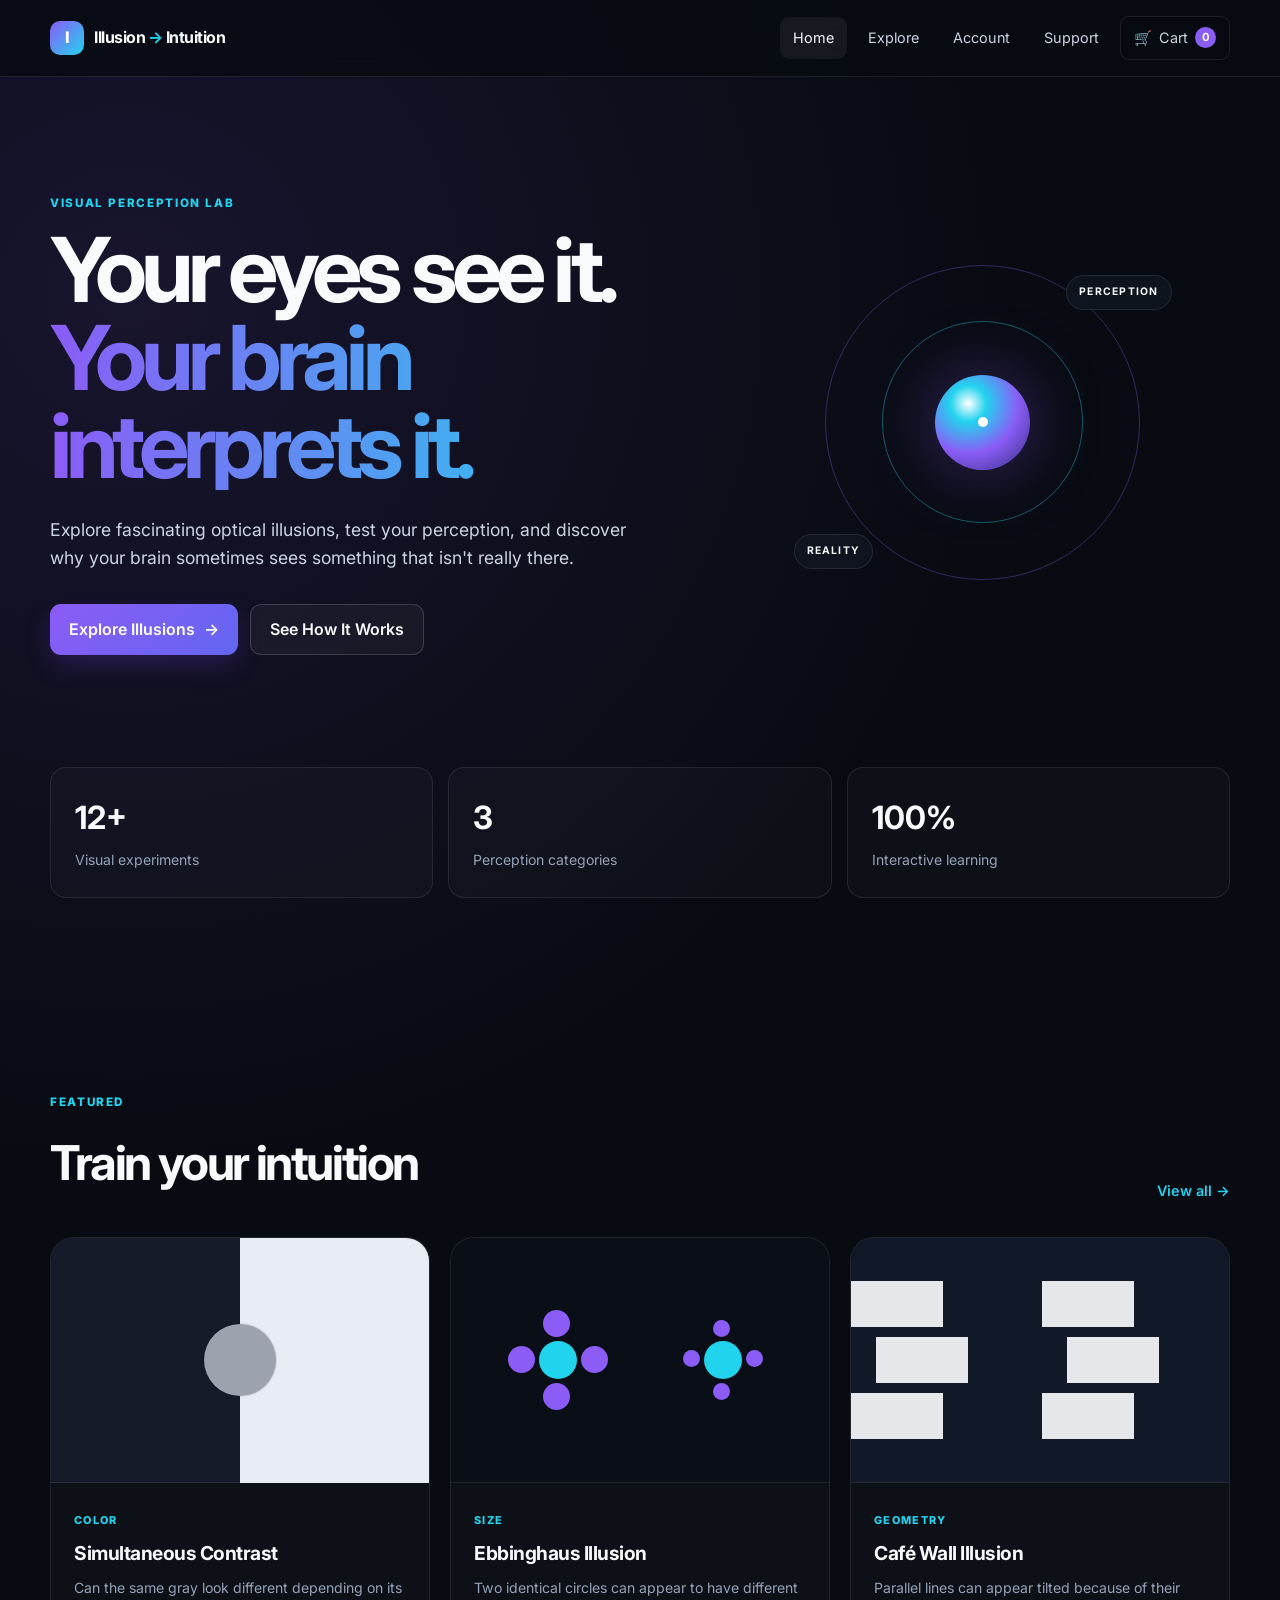
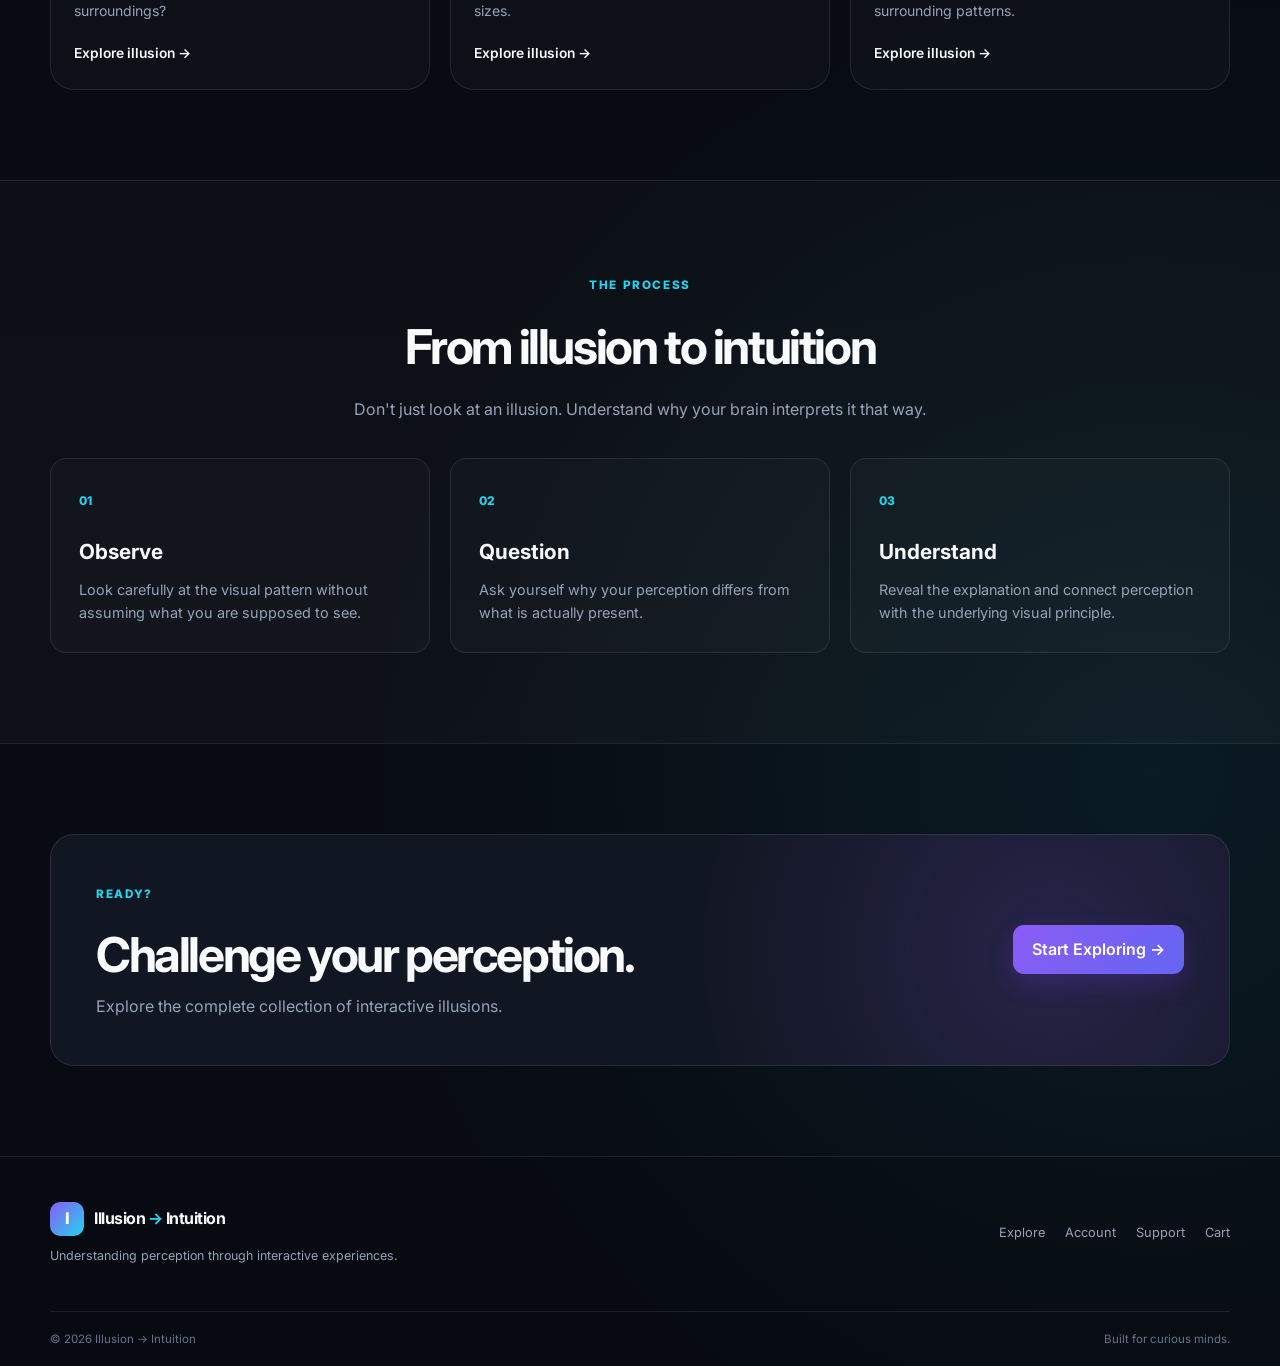
<file: index.html>
<!DOCTYPE html>
<html lang="en">
<head>
    <meta charset="UTF-8">
    <meta name="viewport" content="width=device-width, initial-scale=1.0">
    <meta name="description" content="Illusion to Intuition - Explore fascinating optical illusions and discover the science behind visual perception.">
    <title>Illusion → Intuition | Explore Visual Perception</title>
    <link rel="stylesheet" href="style.css">
    <script src="script.js" defer></script>
</head>

<body>
    <header class="site-header">
        <nav class="navbar container" aria-label="Main navigation">
            <a href="index.html" class="brand">
                <span class="brand-mark">I</span>
                <span>Illusion<span class="brand-arrow">→</span>Intuition</span>
            </a>

            <button class="mobile-menu-btn" id="mobileMenuBtn"
                    aria-label="Open navigation menu"
                    aria-expanded="false">
                ☰
            </button>

            <div class="nav-links" id="navLinks">
                <a href="index.html" class="nav-link active">Home</a>
                <a href="products.html" class="nav-link">Explore</a>
                <a href="account.html" class="nav-link">Account</a>
                <a href="contact.html" class="nav-link">Support</a>
                <a href="checkout.html" class="cart-link">
                    <span aria-hidden="true">🛒</span>
                    Cart
                    <span class="cart-count">0</span>
                </a>
            </div>
        </nav>
    </header>

    <main>
        <!-- HERO -->
        <section class="hero container">
            <div class="hero-content">
                <span class="eyebrow">
                    VISUAL PERCEPTION LAB
                </span>

                <h1>
                    Your eyes see it.
                    <span>Your brain interprets it.</span>
                </h1>

                <p>
                    Explore fascinating optical illusions, test your perception,
                    and discover why your brain sometimes sees something that
                    isn't really there.
                </p>

                <div class="hero-actions">
                    <a href="products.html" class="btn btn-primary">
                        Explore Illusions
                        <span>→</span>
                    </a>

                    <a href="#featured" class="btn btn-secondary">
                        See How It Works
                    </a>
                </div>
            </div>

            <div class="hero-visual" aria-label="Interactive optical illusion">
                <div class="illusion-orbit orbit-one"></div>
                <div class="illusion-orbit orbit-two"></div>
                <div class="illusion-center">
                    <div class="illusion-dot"></div>
                </div>

                <div class="hero-label label-one">PERCEPTION</div>
                <div class="hero-label label-two">REALITY</div>
            </div>
        </section>

        <!-- STATS -->
        <section class="stats-section container">
            <div class="stat-card">
                <strong>12+</strong>
                <span>Visual experiments</span>
            </div>

            <div class="stat-card">
                <strong>3</strong>
                <span>Perception categories</span>
            </div>

            <div class="stat-card">
                <strong>100%</strong>
                <span>Interactive learning</span>
            </div>
        </section>

        <!-- FEATURED -->
        <section class="section container" id="featured">
            <div class="section-heading">
                <div>
                    <span class="eyebrow">FEATURED</span>
                    <h2>Train your intuition</h2>
                </div>

                <a href="products.html" class="text-link">
                    View all →
                </a>
            </div>

            <div class="featured-grid">

                <article class="illusion-card">
                    <div class="illusion-preview preview-contrast">
                        <div class="contrast-circle"></div>
                    </div>

                    <div class="card-content">
                        <span class="category-tag">COLOR</span>
                        <h3>Simultaneous Contrast</h3>
                        <p>
                            Can the same gray look different depending on its
                            surroundings?
                        </p>

                        <a href="detail.html?id=contrast" class="card-link">
                            Explore illusion →
                        </a>
                    </div>
                </article>

                <article class="illusion-card">
                    <div class="illusion-preview preview-ebbinghaus">
                        <div class="ebbing-group">
                            <span class="outer large"></span>
                            <span class="outer large"></span>
                            <span class="outer large"></span>
                            <span class="outer large"></span>
                            <span class="center-circle"></span>
                        </div>

                        <div class="ebbing-group">
                            <span class="outer small"></span>
                            <span class="outer small"></span>
                            <span class="outer small"></span>
                            <span class="outer small"></span>
                            <span class="center-circle"></span>
                        </div>
                    </div>

                    <div class="card-content">
                        <span class="category-tag">SIZE</span>
                        <h3>Ebbinghaus Illusion</h3>
                        <p>
                            Two identical circles can appear to have different
                            sizes.
                        </p>

                        <a href="detail.html?id=ebbinghaus" class="card-link">
                            Explore illusion →
                        </a>
                    </div>
                </article>

                <article class="illusion-card">
                    <div class="illusion-preview preview-cafe">
                        <div class="cafe-row">
                            <span></span><span></span><span></span><span></span>
                        </div>
                        <div class="cafe-row offset">
                            <span></span><span></span><span></span><span></span>
                        </div>
                        <div class="cafe-row">
                            <span></span><span></span><span></span><span></span>
                        </div>
                    </div>

                    <div class="card-content">
                        <span class="category-tag">GEOMETRY</span>
                        <h3>Café Wall Illusion</h3>
                        <p>
                            Parallel lines can appear tilted because of their
                            surrounding patterns.
                        </p>

                        <a href="detail.html?id=cafe-wall" class="card-link">
                            Explore illusion →
                        </a>
                    </div>
                </article>

            </div>
        </section>

        <!-- HOW IT WORKS -->
        <section class="section section-dark">
            <div class="container">
                <div class="section-heading centered">
                    <div>
                        <span class="eyebrow">THE PROCESS</span>
                        <h2>From illusion to intuition</h2>
                        <p>
                            Don't just look at an illusion. Understand why
                            your brain interprets it that way.
                        </p>
                    </div>
                </div>

                <div class="steps-grid">
                    <div class="step-card">
                        <span class="step-number">01</span>
                        <h3>Observe</h3>
                        <p>
                            Look carefully at the visual pattern without
                            assuming what you are supposed to see.
                        </p>
                    </div>

                    <div class="step-card">
                        <span class="step-number">02</span>
                        <h3>Question</h3>
                        <p>
                            Ask yourself why your perception differs from
                            what is actually present.
                        </p>
                    </div>

                    <div class="step-card">
                        <span class="step-number">03</span>
                        <h3>Understand</h3>
                        <p>
                            Reveal the explanation and connect perception
                            with the underlying visual principle.
                        </p>
                    </div>
                </div>
            </div>
        </section>

        <!-- CTA -->
        <section class="cta-section container">
            <div class="cta-card">
                <div>
                    <span class="eyebrow">READY?</span>
                    <h2>Challenge your perception.</h2>
                    <p>
                        Explore the complete collection of interactive
                        illusions.
                    </p>
                </div>

                <a href="products.html" class="btn btn-primary">
                    Start Exploring →
                </a>
            </div>
        </section>
    </main>

    <footer class="site-footer">
        <div class="container footer-inner">
            <div>
                <a href="index.html" class="brand">
                    <span class="brand-mark">I</span>
                    <span>Illusion<span class="brand-arrow">→</span>Intuition</span>
                </a>
                <p>
                    Understanding perception through interactive experiences.
                </p>
            </div>

            <div class="footer-links">
                <a href="products.html">Explore</a>
                <a href="account.html">Account</a>
                <a href="contact.html">Support</a>
                <a href="checkout.html">Cart</a>
            </div>
        </div>

        <div class="container footer-bottom">
            <span>© 2026 Illusion → Intuition</span>
            <span>Built for curious minds.</span>
        </div>
    </footer>
</body>
</html>
</file>
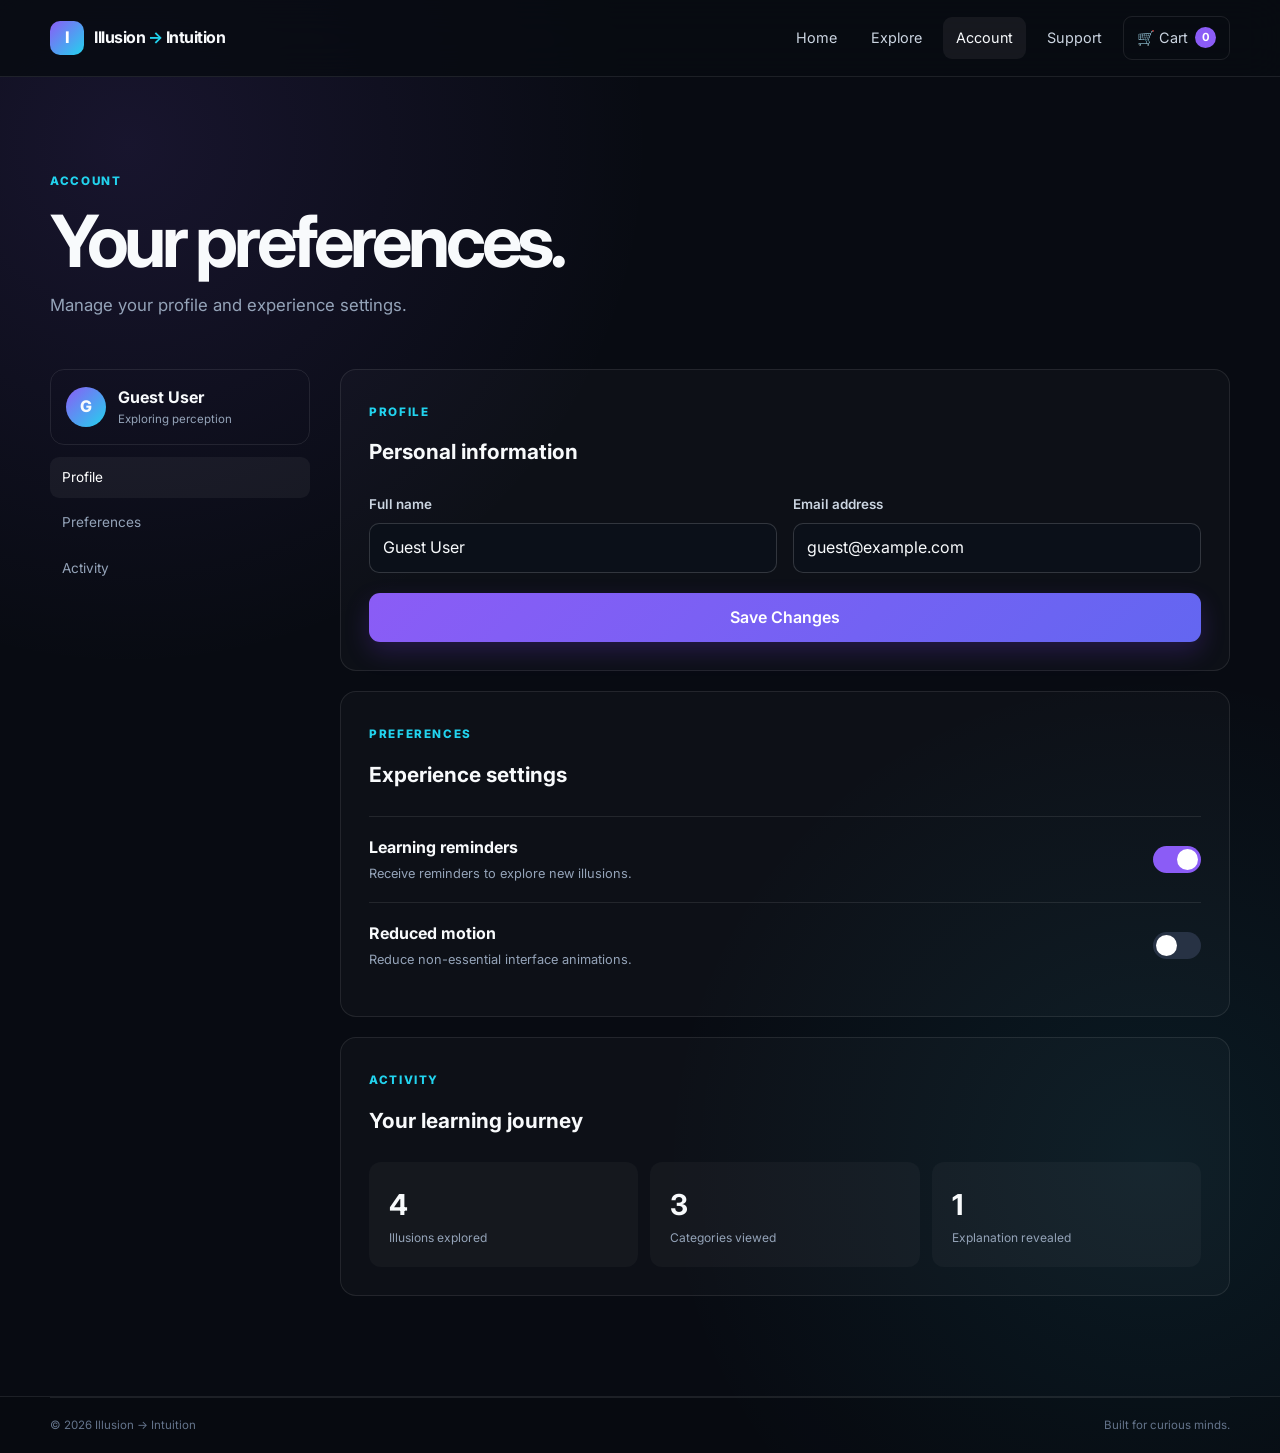
<file: account.html>
<!DOCTYPE html>
<html lang="en">
<head>
    <meta charset="UTF-8">
    <meta name="viewport" content="width=device-width, initial-scale=1.0">
    <title>Account | Illusion → Intuition</title>
    <link rel="stylesheet" href="style.css">
    <script src="script.js" defer></script>
</head>

<body>

<header class="site-header">
    <nav class="navbar container">
        <a href="index.html" class="brand">
            <span class="brand-mark">I</span>
            <span>Illusion<span class="brand-arrow">→</span>Intuition</span>
        </a>

        <button class="mobile-menu-btn" id="mobileMenuBtn"
                aria-label="Open navigation menu"
                aria-expanded="false">
            ☰
        </button>

        <div class="nav-links" id="navLinks">
            <a href="index.html" class="nav-link">Home</a>
            <a href="products.html" class="nav-link">Explore</a>
            <a href="account.html" class="nav-link active">Account</a>
            <a href="contact.html" class="nav-link">Support</a>
            <a href="checkout.html" class="cart-link">
                🛒 Cart
                <span class="cart-count">0</span>
            </a>
        </div>
    </nav>
</header>

<main>

    <section class="page-header container">
        <span class="eyebrow">ACCOUNT</span>
        <h1>Your preferences.</h1>
        <p>
            Manage your profile and experience settings.
        </p>
    </section>

    <section class="container account-layout">

        <aside class="account-sidebar">
            <div class="profile-summary">
                <div class="avatar">G</div>
                <div>
                    <strong>Guest User</strong>
                    <span>Exploring perception</span>
                </div>
            </div>

            <nav class="account-nav">
                <a href="#profile" class="active">Profile</a>
                <a href="#preferences">Preferences</a>
                <a href="#activity">Activity</a>
            </nav>
        </aside>

        <div class="account-content">

            <section class="settings-card" id="profile">
                <div class="settings-header">
                    <div>
                        <span class="eyebrow">PROFILE</span>
                        <h2>Personal information</h2>
                    </div>
                </div>

                <form id="profileForm" class="form">

                    <div class="two-column">
                        <div class="form-group">
                            <label for="fullName" class="form-label">
                                Full name
                            </label>

                            <input
                                id="fullName"
                                type="text"
                                class="form-input"
                                value="Guest User"
                                required
                            >
                        </div>

                        <div class="form-group">
                            <label for="accountEmail" class="form-label">
                                Email address
                            </label>

                            <input
                                id="accountEmail"
                                type="email"
                                class="form-input"
                                value="guest@example.com"
                                required
                            >
                        </div>
                    </div>

                    <button type="submit"
                            class="btn btn-primary">
                        Save Changes
                    </button>
                </form>
            </section>

            <section class="settings-card" id="preferences">
                <div class="settings-header">
                    <div>
                        <span class="eyebrow">PREFERENCES</span>
                        <h2>Experience settings</h2>
                    </div>
                </div>

                <div class="preference-row">
                    <div>
                        <strong>Learning reminders</strong>
                        <p>
                            Receive reminders to explore new illusions.
                        </p>
                    </div>

                    <label class="switch">
                        <input type="checkbox"
                               id="reminderToggle"
                               checked>
                        <span class="slider"></span>
                    </label>
                </div>

                <div class="preference-row">
                    <div>
                        <strong>Reduced motion</strong>
                        <p>
                            Reduce non-essential interface animations.
                        </p>
                    </div>

                    <label class="switch">
                        <input type="checkbox"
                               id="motionToggle">
                        <span class="slider"></span>
                    </label>
                </div>
            </section>

            <section class="settings-card" id="activity">
                <div class="settings-header">
                    <div>
                        <span class="eyebrow">ACTIVITY</span>
                        <h2>Your learning journey</h2>
                    </div>
                </div>

                <div class="activity-grid">
                    <div class="activity-stat">
                        <strong>4</strong>
                        <span>Illusions explored</span>
                    </div>

                    <div class="activity-stat">
                        <strong>3</strong>
                        <span>Categories viewed</span>
                    </div>

                    <div class="activity-stat">
                        <strong>1</strong>
                        <span>Explanation revealed</span>
                    </div>
                </div>
            </section>

        </div>

    </section>
</main>

<footer class="site-footer">
    <div class="container footer-bottom">
        <span>© 2026 Illusion → Intuition</span>
        <span>Built for curious minds.</span>
    </div>
</footer>

</body>
</html>
</file>
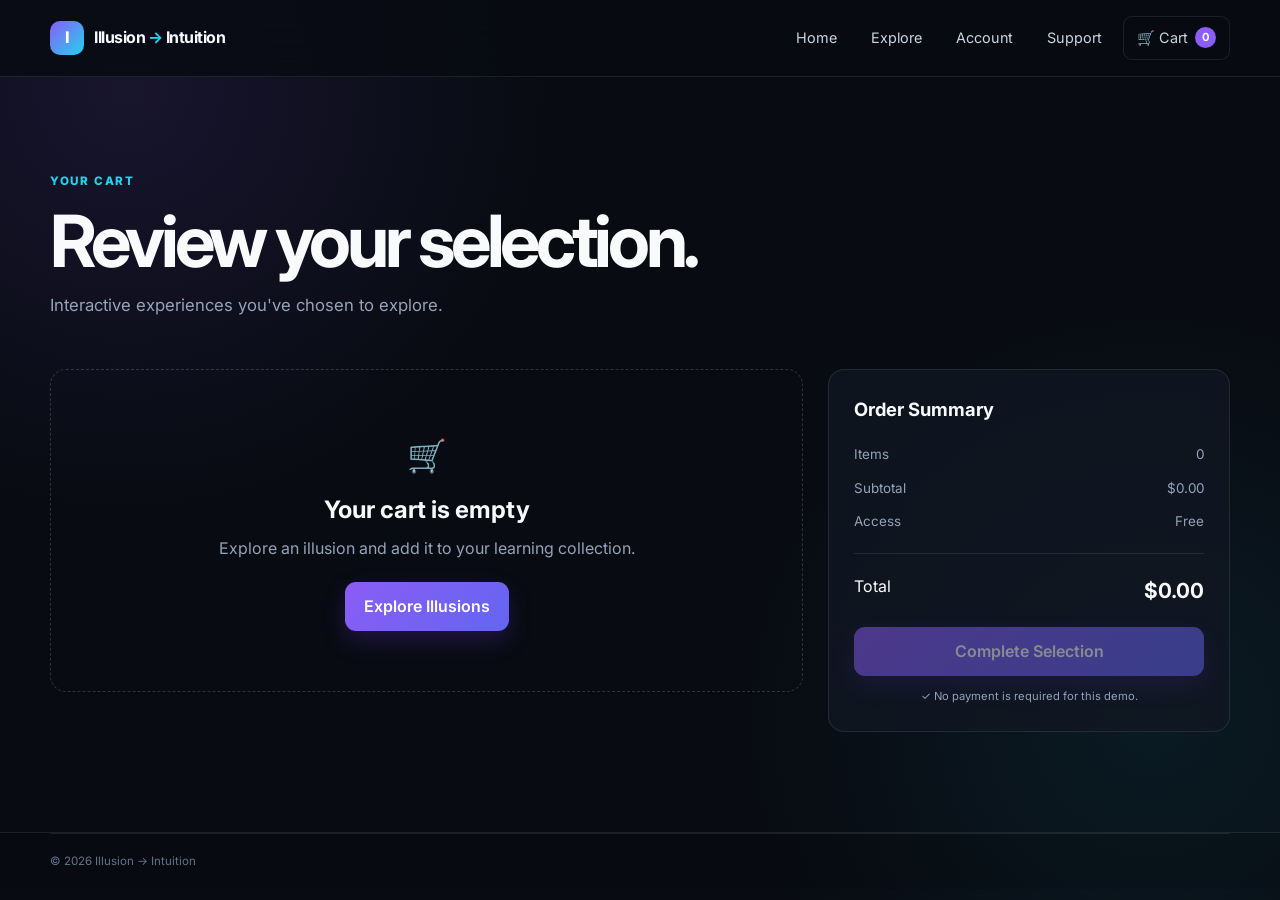
<file: checkout.html>
<!DOCTYPE html>
<html lang="en">
<head>
    <meta charset="UTF-8">
    <meta name="viewport" content="width=device-width, initial-scale=1.0">
    <title>Cart | Illusion → Intuition</title>
    <link rel="stylesheet" href="style.css">
    <script src="script.js" defer></script>
</head>

<body>

<header class="site-header">
    <nav class="navbar container">
        <a href="index.html" class="brand">
            <span class="brand-mark">I</span>
            <span>Illusion<span class="brand-arrow">→</span>Intuition</span>
        </a>

        <button class="mobile-menu-btn" id="mobileMenuBtn"
                aria-label="Open navigation menu"
                aria-expanded="false">
            ☰
        </button>

        <div class="nav-links" id="navLinks">
            <a href="index.html" class="nav-link">Home</a>
            <a href="products.html" class="nav-link">Explore</a>
            <a href="account.html" class="nav-link">Account</a>
            <a href="contact.html" class="nav-link">Support</a>
            <a href="checkout.html" class="cart-link active">
                🛒 Cart
                <span class="cart-count">0</span>
            </a>
        </div>
    </nav>
</header>

<main>

    <section class="page-header container">
        <span class="eyebrow">YOUR CART</span>
        <h1>Review your selection.</h1>
        <p>
            Interactive experiences you've chosen to explore.
        </p>
    </section>

    <section class="container checkout-layout">

        <div class="cart-section">

            <div id="cartItems" class="cart-items">
                <!-- Generated by JavaScript -->
            </div>

            <div id="emptyCart" class="empty-state hidden">
                <div class="empty-icon">🛒</div>
                <h2>Your cart is empty</h2>
                <p>
                    Explore an illusion and add it to your learning collection.
                </p>

                <a href="products.html"
                   class="btn btn-primary">
                    Explore Illusions
                </a>
            </div>

        </div>

        <aside class="order-summary">

            <h2>Order Summary</h2>

            <div class="summary-row">
                <span>Items</span>
                <span id="summaryItems">0</span>
            </div>

            <div class="summary-row">
                <span>Subtotal</span>
                <span id="summarySubtotal">$0.00</span>
            </div>

            <div class="summary-row">
                <span>Access</span>
                <span>Free</span>
            </div>

            <div class="summary-divider"></div>

            <div class="summary-total">
                <span>Total</span>
                <strong id="summaryTotal">$0.00</strong>
            </div>

            <button id="checkoutBtn"
                    class="btn btn-primary btn-full"
                    disabled>
                Complete Selection
            </button>

            <p class="secure-note">
                ✓ No payment is required for this demo.
            </p>

        </aside>

    </section>
</main>

<footer class="site-footer">
    <div class="container footer-bottom">
        <span>© 2026 Illusion → Intuition</span>
    </div>
</footer>

</body>
</html>
</file>
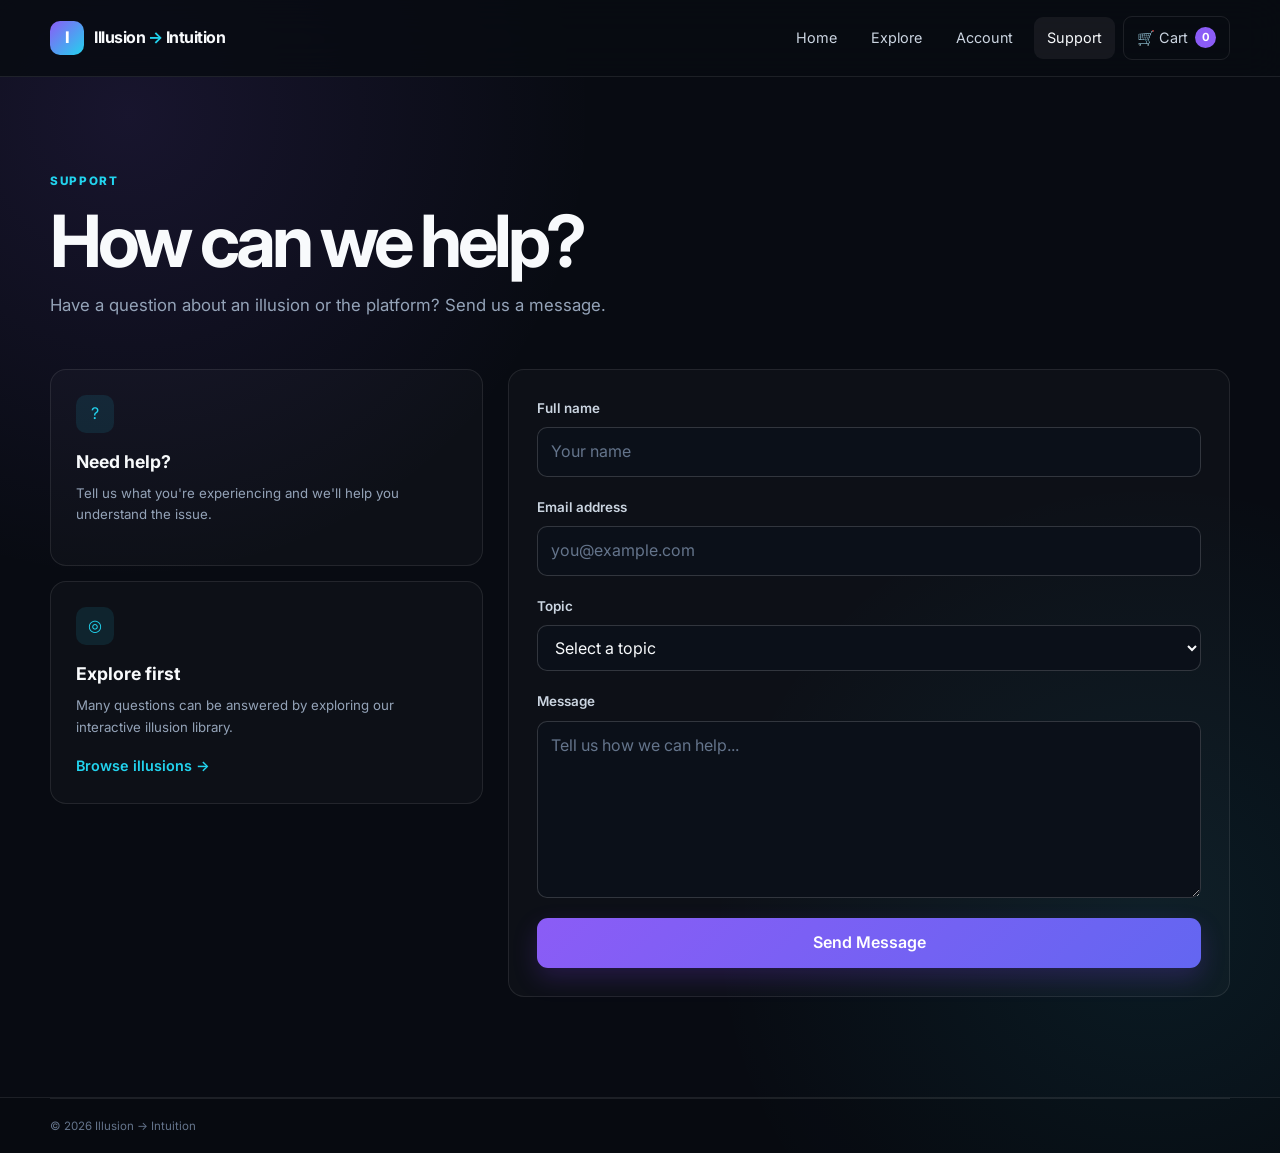
<file: contact.html>
<!DOCTYPE html>
<html lang="en">
<head>
    <meta charset="UTF-8">
    <meta name="viewport" content="width=device-width, initial-scale=1.0">
    <title>Support | Illusion → Intuition</title>
    <link rel="stylesheet" href="style.css">
    <script src="script.js" defer></script>
</head>

<body>

<header class="site-header">
    <nav class="navbar container">
        <a href="index.html" class="brand">
            <span class="brand-mark">I</span>
            <span>Illusion<span class="brand-arrow">→</span>Intuition</span>
        </a>

        <button class="mobile-menu-btn" id="mobileMenuBtn"
                aria-label="Open navigation menu"
                aria-expanded="false">
            ☰
        </button>

        <div class="nav-links" id="navLinks">
            <a href="index.html" class="nav-link">Home</a>
            <a href="products.html" class="nav-link">Explore</a>
            <a href="account.html" class="nav-link">Account</a>
            <a href="contact.html" class="nav-link active">Support</a>
            <a href="checkout.html" class="cart-link">
                🛒 Cart
                <span class="cart-count">0</span>
            </a>
        </div>
    </nav>
</header>

<main>

    <section class="page-header container">
        <span class="eyebrow">SUPPORT</span>
        <h1>How can we help?</h1>
        <p>
            Have a question about an illusion or the platform?
            Send us a message.
        </p>
    </section>

    <section class="container support-layout">

        <div class="support-info">

            <div class="support-info-card">
                <div class="support-icon">?</div>
                <h2>Need help?</h2>
                <p>
                    Tell us what you're experiencing and we'll help you
                    understand the issue.
                </p>
            </div>

            <div class="support-info-card">
                <div class="support-icon">◎</div>
                <h2>Explore first</h2>
                <p>
                    Many questions can be answered by exploring our
                    interactive illusion library.
                </p>

                <a href="products.html" class="text-link">
                    Browse illusions →
                </a>
            </div>

        </div>

        <div class="settings-card">

            <form id="supportForm" class="form">

                <div class="form-group">
                    <label for="supportName"
                           class="form-label">
                        Full name
                    </label>

                    <input
                        id="supportName"
                        name="name"
                        type="text"
                        class="form-input"
                        placeholder="Your name"
                        required
                    >
                </div>

                <div class="form-group">
                    <label for="supportEmail"
                           class="form-label">
                        Email address
                    </label>

                    <input
                        id="supportEmail"
                        name="email"
                        type="email"
                        class="form-input"
                        placeholder="you@example.com"
                        required
                    >
                </div>

                <div class="form-group">
                    <label for="supportTopic"
                           class="form-label">
                        Topic
                    </label>

                    <select id="supportTopic"
                            name="topic"
                            class="form-input"
                            required>
                        <option value="">Select a topic</option>
                        <option value="illusion">
                            Question about an illusion
                        </option>
                        <option value="account">
                            Account issue
                        </option>
                        <option value="technical">
                            Technical issue
                        </option>
                        <option value="feedback">
                            Feedback
                        </option>
                    </select>
                </div>

                <div class="form-group">
                    <label for="supportMessage"
                           class="form-label">
                        Message
                    </label>

                    <textarea
                        id="supportMessage"
                        name="message"
                        class="form-input textarea"
                        rows="6"
                        placeholder="Tell us how we can help..."
                        required
                    ></textarea>
                </div>

                <button type="submit"
                        class="btn btn-primary btn-full">
                    Send Message
                </button>

            </form>

        </div>

    </section>
</main>

<footer class="site-footer">
    <div class="container footer-bottom">
        <span>© 2026 Illusion → Intuition</span>
    </div>
</footer>

</body>
</html>
</file>
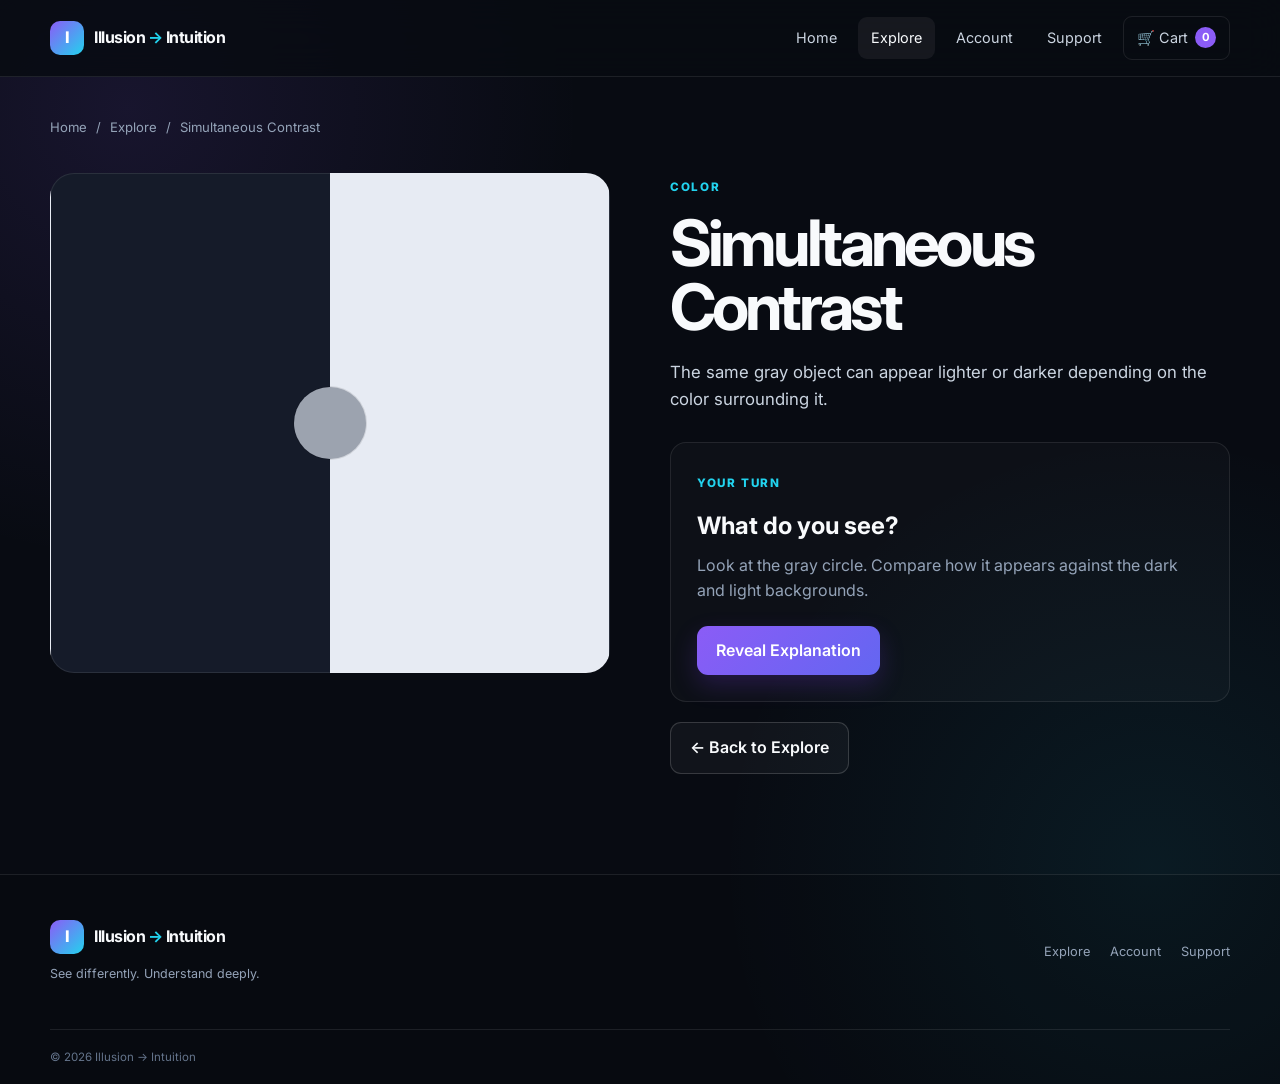
<file: detail.html>
<!DOCTYPE html>
<html lang="en">
<head>
    <meta charset="UTF-8">
    <meta name="viewport" content="width=device-width, initial-scale=1.0">
    <meta name="description" content="Interactive optical illusion experiment.">
    <title>Illusion | Illusion → Intuition</title>
    <link rel="stylesheet" href="style.css">
    <script src="script.js" defer></script>
</head>

<body>
    <header class="site-header">
        <nav class="navbar container">
            <a href="index.html" class="brand">
                <span class="brand-mark">I</span>
                <span>Illusion<span class="brand-arrow">→</span>Intuition</span>
            </a>

            <button class="mobile-menu-btn" id="mobileMenuBtn"
                    aria-label="Open navigation menu"
                    aria-expanded="false">
                ☰
            </button>

            <div class="nav-links" id="navLinks">
                <a href="index.html" class="nav-link">Home</a>
                <a href="products.html" class="nav-link active">Explore</a>
                <a href="account.html" class="nav-link">Account</a>
                <a href="contact.html" class="nav-link">Support</a>
                <a href="checkout.html" class="cart-link">
                    🛒 Cart
                    <span class="cart-count">0</span>
                </a>
            </div>
        </nav>
    </header>

    <main>
        <section class="detail-page container">

            <div class="breadcrumb">
                <a href="index.html">Home</a>
                <span>/</span>
                <a href="products.html">Explore</a>
                <span>/</span>
                <span id="breadcrumbTitle">Illusion</span>
            </div>

            <div class="detail-grid">

                <div class="detail-visual">
                    <div id="detailIllustration"
                         class="detail-illustration">
                    </div>
                </div>

                <div class="detail-content">
                    <span class="eyebrow" id="detailCategory">
                        OPTICAL ILLUSION
                    </span>

                    <h1 id="detailTitle">
                        Loading illusion...
                    </h1>

                    <p class="detail-description"
                       id="detailDescription">
                    </p>

                    <div class="experiment-card">
                        <div class="experiment-header">
                            <div>
                                <span class="eyebrow">YOUR TURN</span>
                                <h2 id="questionTitle">
                                    What do you see?
                                </h2>
                            </div>
                        </div>

                        <p id="experimentInstruction">
                            Observe the illusion carefully before revealing
                            the explanation.
                        </p>

                        <button id="revealBtn"
                                class="btn btn-primary">
                            Reveal Explanation
                        </button>

                        <div id="explanation"
                             class="explanation hidden">
                            <div class="success-icon">✓</div>
                            <div>
                                <h3>Here's what is happening</h3>
                                <p id="explanationText"></p>
                            </div>
                        </div>
                    </div>

                    <div class="detail-actions">
                        <a href="products.html"
                           class="btn btn-secondary">
                            ← Back to Explore
                        </a>
                    </div>
                </div>

            </div>
        </section>
    </main>

    <footer class="site-footer">
        <div class="container footer-inner">
            <div>
                <a href="index.html" class="brand">
                    <span class="brand-mark">I</span>
                    <span>Illusion<span class="brand-arrow">→</span>Intuition</span>
                </a>
                <p>See differently. Understand deeply.</p>
            </div>

            <div class="footer-links">
                <a href="products.html">Explore</a>
                <a href="account.html">Account</a>
                <a href="contact.html">Support</a>
            </div>
        </div>

        <div class="container footer-bottom">
            <span>© 2026 Illusion → Intuition</span>
        </div>
    </footer>
</body>
</html>
</file>
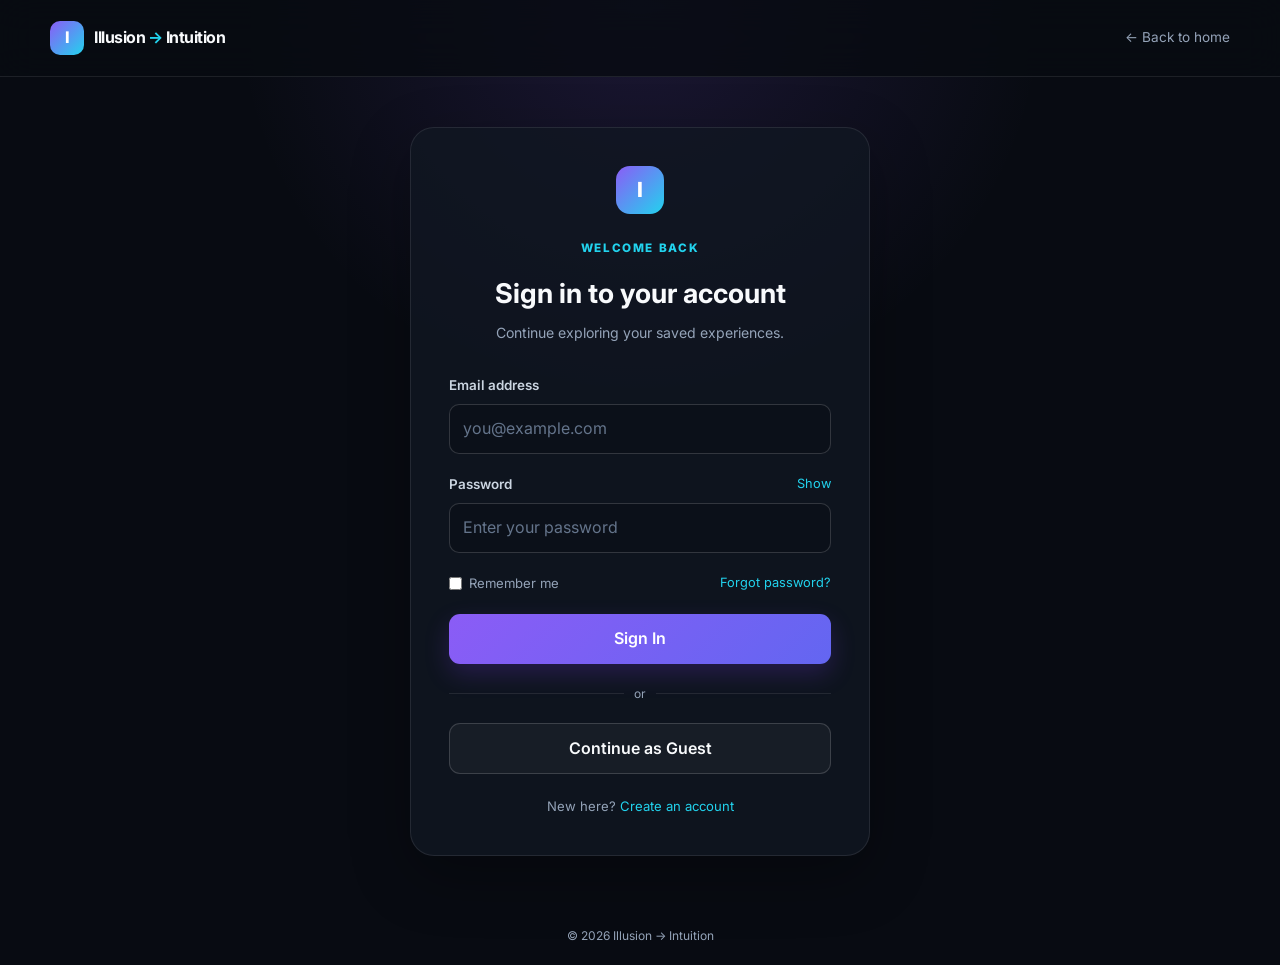
<file: login.html>
<!DOCTYPE html>
<html lang="en">
<head>
    <meta charset="UTF-8">
    <meta name="viewport" content="width=device-width, initial-scale=1.0">
    <title>Sign In | Illusion → Intuition</title>
    <link rel="stylesheet" href="style.css">
    <script src="script.js" defer></script>
</head>

<body class="auth-page">

    <header class="site-header">
        <nav class="navbar container">
            <a href="index.html" class="brand">
                <span class="brand-mark">I</span>
                <span>Illusion<span class="brand-arrow">→</span>Intuition</span>
            </a>

            <a href="index.html" class="nav-back">
                ← Back to home
            </a>
        </nav>
    </header>

    <main class="auth-container">

        <div class="auth-card">

            <div class="auth-header">
                <span class="brand-mark large">I</span>

                <span class="eyebrow">WELCOME BACK</span>

                <h1>Sign in to your account</h1>

                <p>
                    Continue exploring your saved experiences.
                </p>
            </div>

            <form id="loginForm" class="form">

                <div class="form-group">
                    <label for="email" class="form-label">
                        Email address
                    </label>

                    <input
                        id="email"
                        name="email"
                        type="email"
                        class="form-input"
                        placeholder="you@example.com"
                        autocomplete="email"
                        required
                    >
                </div>

                <div class="form-group">
                    <div class="label-row">
                        <label for="password" class="form-label">
                            Password
                        </label>

                        <button type="button"
                                class="text-button"
                                id="togglePassword">
                            Show
                        </button>
                    </div>

                    <input
                        id="password"
                        name="password"
                        type="password"
                        class="form-input"
                        placeholder="Enter your password"
                        autocomplete="current-password"
                        minlength="6"
                        required
                    >
                </div>

                <div class="checkbox-row">
                    <label>
                        <input type="checkbox" id="rememberMe">
                        <span>Remember me</span>
                    </label>

                    <button type="button"
                            class="text-button"
                            id="forgotPassword">
                        Forgot password?
                    </button>
                </div>

                <button type="submit"
                        class="btn btn-primary btn-full">
                    Sign In
                </button>

            </form>

            <div class="auth-divider">
                <span>or</span>
            </div>

            <a href="account.html"
               class="btn btn-secondary btn-full">
                Continue as Guest
            </a>

            <p class="auth-footer">
                New here?
                <a href="account.html">Create an account</a>
            </p>

        </div>

    </main>

    <footer class="minimal-footer">
        © 2026 Illusion → Intuition
    </footer>

</body>
</html>
</file>
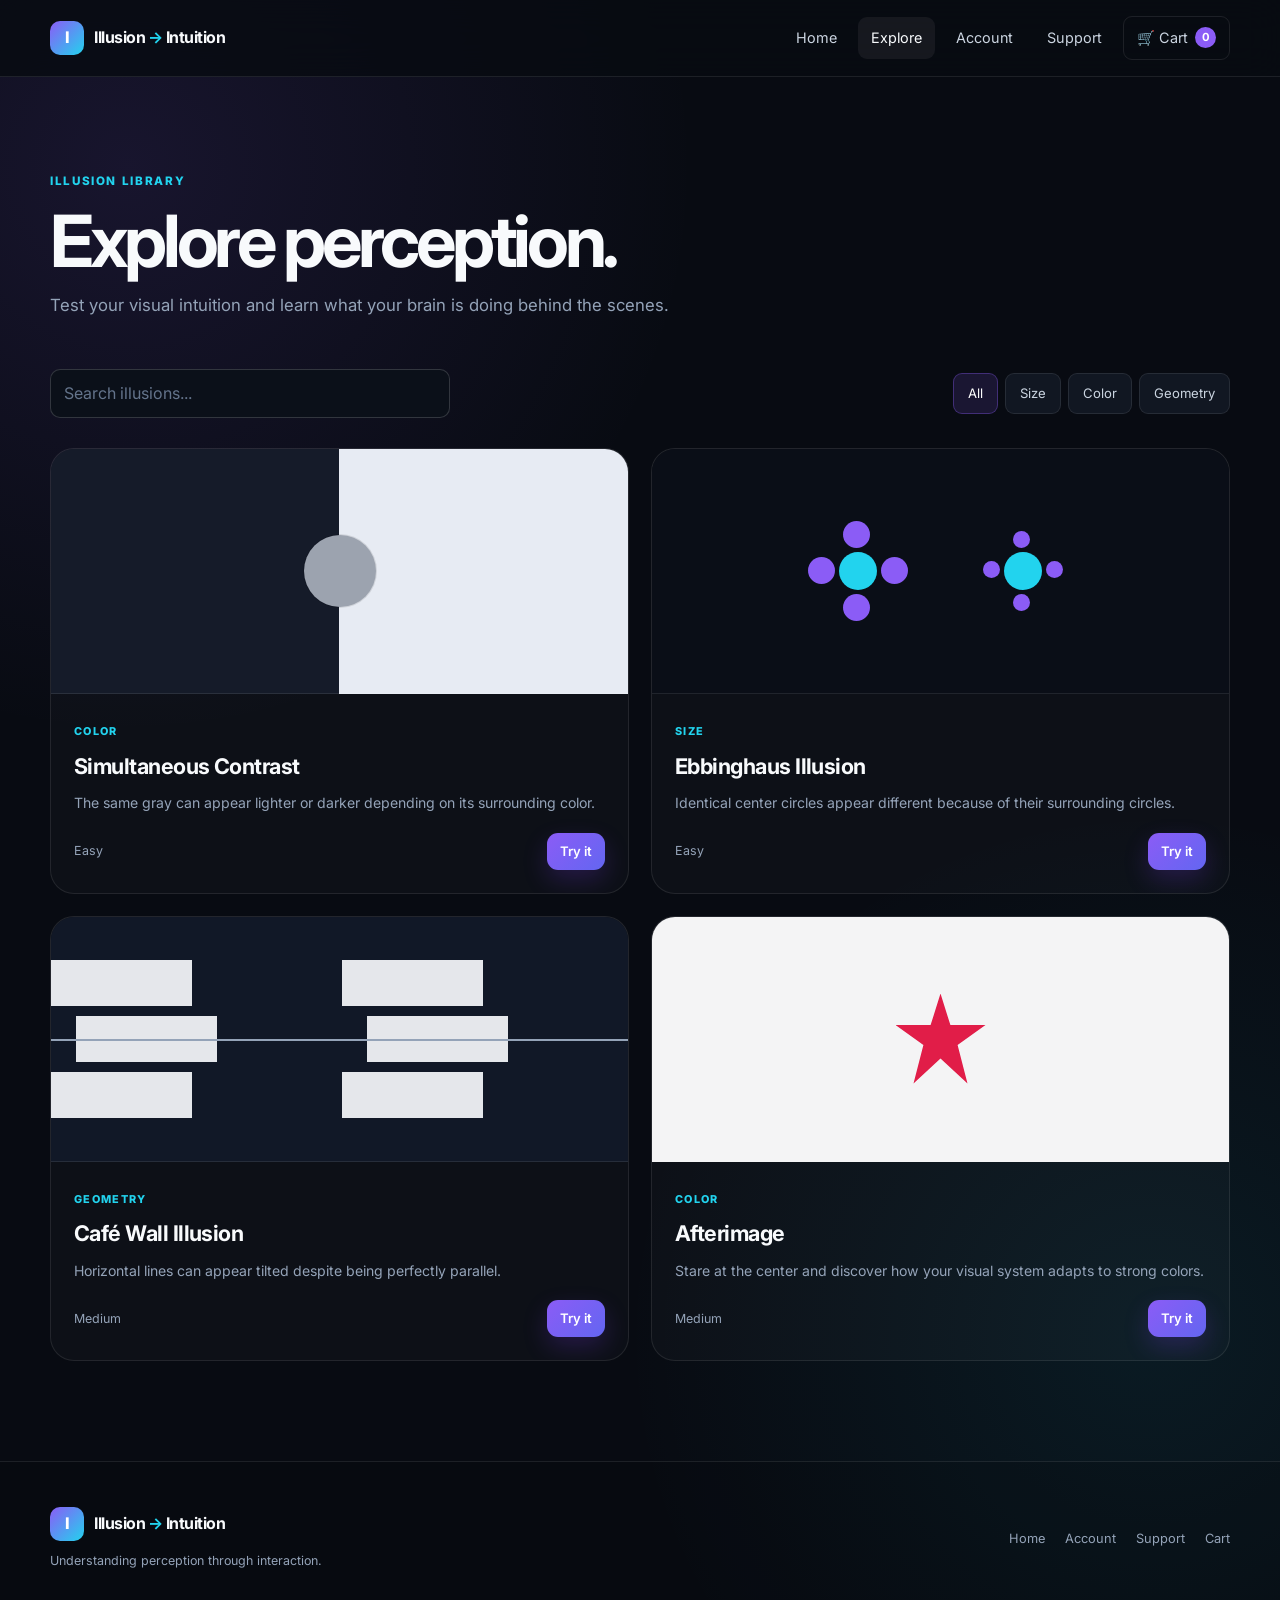
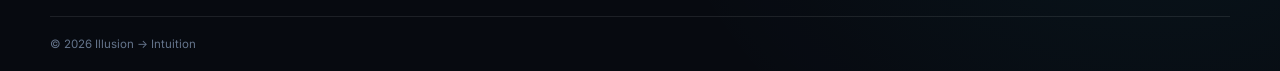
<file: products.html>
<!DOCTYPE html>
<html lang="en">
<head>
    <meta charset="UTF-8">
    <meta name="viewport" content="width=device-width, initial-scale=1.0">
    <meta name="description" content="Explore interactive optical illusions.">
    <title>Explore Illusions | Illusion → Intuition</title>
    <link rel="stylesheet" href="style.css">
    <script src="script.js" defer></script>
</head>

<body>
    <header class="site-header">
        <nav class="navbar container">
            <a href="index.html" class="brand">
                <span class="brand-mark">I</span>
                <span>Illusion<span class="brand-arrow">→</span>Intuition</span>
            </a>

            <button class="mobile-menu-btn" id="mobileMenuBtn"
                    aria-label="Open navigation menu"
                    aria-expanded="false">
                ☰
            </button>

            <div class="nav-links" id="navLinks">
                <a href="index.html" class="nav-link">Home</a>
                <a href="products.html" class="nav-link active">Explore</a>
                <a href="account.html" class="nav-link">Account</a>
                <a href="contact.html" class="nav-link">Support</a>
                <a href="checkout.html" class="cart-link">
                    🛒 Cart
                    <span class="cart-count">0</span>
                </a>
            </div>
        </nav>
    </header>

    <main>
        <section class="page-header container">
            <span class="eyebrow">ILLUSION LIBRARY</span>
            <h1>Explore perception.</h1>
            <p>
                Test your visual intuition and learn what your brain is doing
                behind the scenes.
            </p>
        </section>

        <section class="container explore-section">

            <div class="filter-bar">
                <div class="search-wrapper">
                    <label for="illusionSearch" class="sr-only">
                        Search illusions
                    </label>

                    <input
                        type="search"
                        id="illusionSearch"
                        class="form-input"
                        placeholder="Search illusions..."
                    >
                </div>

                <div class="filter-buttons" role="group"
                     aria-label="Filter illusions">

                    <button class="filter-btn active"
                            data-filter="all">
                        All
                    </button>

                    <button class="filter-btn"
                            data-filter="size">
                        Size
                    </button>

                    <button class="filter-btn"
                            data-filter="color">
                        Color
                    </button>

                    <button class="filter-btn"
                            data-filter="geometry">
                        Geometry
                    </button>
                </div>
            </div>

            <div class="product-grid" id="illusionGrid">

                <article class="product-card"
                         data-category="color"
                         data-name="simultaneous contrast">

                    <div class="product-preview preview-contrast">
                        <div class="contrast-circle"></div>
                    </div>

                    <div class="product-info">
                        <span class="category-tag">COLOR</span>
                        <h2>Simultaneous Contrast</h2>

                        <p>
                            The same gray can appear lighter or darker
                            depending on its surrounding color.
                        </p>

                        <div class="product-footer">
                            <span class="difficulty">Easy</span>

                            <a href="detail.html?id=contrast"
                               class="btn btn-small btn-primary">
                                Try it
                            </a>
                        </div>
                    </div>
                </article>

                <article class="product-card"
                         data-category="size"
                         data-name="ebbinghaus illusion">

                    <div class="product-preview preview-ebbinghaus">
                        <div class="ebbing-group">
                            <span class="outer large"></span>
                            <span class="outer large"></span>
                            <span class="outer large"></span>
                            <span class="outer large"></span>
                            <span class="center-circle"></span>
                        </div>

                        <div class="ebbing-group">
                            <span class="outer small"></span>
                            <span class="outer small"></span>
                            <span class="outer small"></span>
                            <span class="outer small"></span>
                            <span class="center-circle"></span>
                        </div>
                    </div>

                    <div class="product-info">
                        <span class="category-tag">SIZE</span>
                        <h2>Ebbinghaus Illusion</h2>

                        <p>
                            Identical center circles appear different because
                            of their surrounding circles.
                        </p>

                        <div class="product-footer">
                            <span class="difficulty">Easy</span>

                            <a href="detail.html?id=ebbinghaus"
                               class="btn btn-small btn-primary">
                                Try it
                            </a>
                        </div>
                    </div>
                </article>

                <article class="product-card"
                         data-category="geometry"
                         data-name="cafe wall illusion">

                    <div class="product-preview preview-cafe">
                        <div class="cafe-row">
                            <span></span><span></span><span></span><span></span>
                        </div>

                        <div class="cafe-row offset">
                            <span></span><span></span><span></span><span></span>
                        </div>

                        <div class="cafe-row">
                            <span></span><span></span><span></span><span></span>
                        </div>

                        <div class="cafe-lines"></div>
                    </div>

                    <div class="product-info">
                        <span class="category-tag">GEOMETRY</span>
                        <h2>Café Wall Illusion</h2>

                        <p>
                            Horizontal lines can appear tilted despite being
                            perfectly parallel.
                        </p>

                        <div class="product-footer">
                            <span class="difficulty">Medium</span>

                            <a href="detail.html?id=cafe-wall"
                               class="btn btn-small btn-primary">
                                Try it
                            </a>
                        </div>
                    </div>
                </article>

                <article class="product-card"
                         data-category="color"
                         data-name="afterimage illusion">

                    <div class="product-preview preview-afterimage">
                        <div class="afterimage-shape"></div>
                    </div>

                    <div class="product-info">
                        <span class="category-tag">COLOR</span>
                        <h2>Afterimage</h2>

                        <p>
                            Stare at the center and discover how your visual
                            system adapts to strong colors.
                        </p>

                        <div class="product-footer">
                            <span class="difficulty">Medium</span>

                            <a href="detail.html?id=afterimage"
                               class="btn btn-small btn-primary">
                                Try it
                            </a>
                        </div>
                    </div>
                </article>

            </div>

            <div id="noResults" class="empty-state hidden">
                <div class="empty-icon">⌕</div>
                <h2>No illusions found</h2>
                <p>
                    Try another search term or choose a different category.
                </p>
            </div>
        </section>
    </main>

    <footer class="site-footer">
        <div class="container footer-inner">
            <div>
                <a href="index.html" class="brand">
                    <span class="brand-mark">I</span>
                    <span>Illusion<span class="brand-arrow">→</span>Intuition</span>
                </a>
                <p>Understanding perception through interaction.</p>
            </div>

            <div class="footer-links">
                <a href="index.html">Home</a>
                <a href="account.html">Account</a>
                <a href="contact.html">Support</a>
                <a href="checkout.html">Cart</a>
            </div>
        </div>

        <div class="container footer-bottom">
            <span>© 2026 Illusion → Intuition</span>
        </div>
    </footer>
</body>
</html>
</file>
<file: style.css>
@import url('https://fonts.googleapis.com/css2?family=Inter:wght@400;500;600;700;800&display=swap');

:root {
    --bg: #080b12;
    --bg-soft: #0d111a;
    --surface: #111722;
    --surface-hover: #171e2b;

    --text: #f8fafc;
    --text-soft: #cbd5e1;
    --muted: #94a3b8;

    --border: rgba(255, 255, 255, 0.09);
    --border-strong: rgba(255, 255, 255, 0.16);

    --primary: #8b5cf6;
    --primary-hover: #7c3aed;

    --cyan: #22d3ee;
    --success: #34d399;
    --danger: #fb7185;

    --radius-sm: 10px;
    --radius-md: 16px;
    --radius-lg: 24px;

    --shadow:
        0 20px 60px rgba(0, 0, 0, 0.3);

    --container: 1180px;
}

/* RESET */

* {
    box-sizing: border-box;
    margin: 0;
    padding: 0;
}

html {
    scroll-behavior: smooth;
}

body {
    min-height: 100vh;
    background:
        radial-gradient(
            circle at 10% 10%,
            rgba(139, 92, 246, 0.12),
            transparent 30%
        ),
        radial-gradient(
            circle at 90% 80%,
            rgba(34, 211, 238, 0.08),
            transparent 30%
        ),
        var(--bg);

    color: var(--text);

    font-family:
        Inter,
        -apple-system,
        BlinkMacSystemFont,
        "Segoe UI",
        sans-serif;

    line-height: 1.6;
    -webkit-font-smoothing: antialiased;
}

body.reduced-motion *,
body.reduced-motion *::before,
body.reduced-motion *::after {
    animation-duration: 0.01ms !important;
    animation-iteration-count: 1 !important;
    transition-duration: 0.01ms !important;
    scroll-behavior: auto !important;
}

a {
    color: inherit;
    text-decoration: none;
}

button,
input,
textarea,
select {
    font: inherit;
}

button {
    cursor: pointer;
}

button:disabled {
    cursor: not-allowed;
    opacity: 0.5;
}

img {
    max-width: 100%;
    display: block;
}

.container {
    width: min(var(--container), calc(100% - 40px));
    margin-inline: auto;
}

/* ACCESSIBILITY */

.sr-only {
    position: absolute;
    width: 1px;
    height: 1px;
    padding: 0;
    margin: -1px;
    overflow: hidden;
    clip: rect(0, 0, 0, 0);
    white-space: nowrap;
    border: 0;
}

.hidden {
    display: none !important;
}

:focus-visible {
    outline: 3px solid rgba(139, 92, 246, 0.6);
    outline-offset: 3px;
}

/* HEADER */

.site-header {
    position: sticky;
    top: 0;
    z-index: 100;
    border-bottom: 1px solid var(--border);
    background: rgba(8, 11, 18, 0.82);
    backdrop-filter: blur(18px);
}

.navbar {
    min-height: 76px;
    display: flex;
    align-items: center;
    justify-content: space-between;
    gap: 2rem;
}

.brand {
    display: inline-flex;
    align-items: center;
    gap: 10px;
    font-weight: 700;
    letter-spacing: -0.03em;
}

.brand-mark {
    width: 34px;
    height: 34px;
    display: grid;
    place-items: center;
    border-radius: 10px;
    background:
        linear-gradient(
            135deg,
            var(--primary),
            var(--cyan)
        );
    color: white;
    font-weight: 800;
}

.brand-mark.large {
    width: 48px;
    height: 48px;
    border-radius: 14px;
    font-size: 1.3rem;
}

.brand-arrow {
    color: var(--cyan);
    margin-inline: 3px;
}

.nav-links {
    display: flex;
    align-items: center;
    gap: 8px;
}

.nav-link,
.cart-link {
    color: var(--text-soft);
    padding: 9px 13px;
    border-radius: 9px;
    font-size: 0.9rem;
    transition:
        background 0.2s ease,
        color 0.2s ease;
}

.nav-link:hover,
.nav-link.active {
    color: var(--text);
    background: rgba(255, 255, 255, 0.06);
}

.cart-link {
    display: inline-flex;
    align-items: center;
    gap: 7px;
    border: 1px solid var(--border);
}

.cart-count {
    min-width: 21px;
    height: 21px;
    padding-inline: 5px;
    display: inline-grid;
    place-items: center;
    border-radius: 999px;
    background: var(--primary);
    color: white;
    font-size: 0.7rem;
    font-weight: 700;
}

.mobile-menu-btn {
    display: none;
    border: 1px solid var(--border);
    background: var(--surface);
    color: var(--text);
    border-radius: 9px;
    width: 42px;
    height: 42px;
}

/* HERO */

.hero {
    min-height: 690px;
    display: grid;
    grid-template-columns: 1.1fr 0.9fr;
    align-items: center;
    gap: 5rem;
    padding-block: 80px;
}

.hero-content {
    max-width: 680px;
}

.eyebrow {
    display: inline-block;
    margin-bottom: 14px;
    color: var(--cyan);
    font-size: 0.73rem;
    font-weight: 800;
    letter-spacing: 0.14em;
}

.hero h1 {
    font-size: clamp(3rem, 7vw, 6rem);
    line-height: 0.98;
    letter-spacing: -0.065em;
    margin-bottom: 26px;
}

.hero h1 span {
    display: block;
    color: transparent;
    background:
        linear-gradient(
            90deg,
            var(--primary),
            var(--cyan)
        );
    background-clip: text;
    -webkit-background-clip: text;
}

.hero p {
    max-width: 600px;
    color: var(--text-soft);
    font-size: 1.1rem;
    margin-bottom: 32px;
}

.hero-actions {
    display: flex;
    flex-wrap: wrap;
    gap: 12px;
}

/* BUTTONS */

.btn {
    border: 0;
    border-radius: 11px;
    padding: 12px 19px;
    display: inline-flex;
    align-items: center;
    justify-content: center;
    gap: 9px;
    font-weight: 600;
    transition:
        transform 0.2s ease,
        background 0.2s ease,
        border-color 0.2s ease;
}

.btn:hover:not(:disabled) {
    transform: translateY(-2px);
}

.btn-primary {
    color: white;
    background:
        linear-gradient(
            135deg,
            var(--primary),
            #6366f1
        );
    box-shadow:
        0 10px 25px rgba(124, 58, 237, 0.22);
}

.btn-primary:hover:not(:disabled) {
    background:
        linear-gradient(
            135deg,
            var(--primary-hover),
            #4f46e5
        );
}

.btn-secondary {
    color: var(--text);
    border: 1px solid var(--border-strong);
    background: rgba(255, 255, 255, 0.04);
}

.btn-secondary:hover:not(:disabled) {
    background: rgba(255, 255, 255, 0.08);
}

.btn-small {
    padding: 8px 13px;
    font-size: 0.82rem;
}

.btn-full {
    width: 100%;
}

/* HERO VISUAL */

.hero-visual {
    width: min(420px, 100%);
    aspect-ratio: 1;
    margin-inline: auto;
    position: relative;
    display: grid;
    place-items: center;
}

.illusion-orbit {
    position: absolute;
    border: 1px solid rgba(139, 92, 246, 0.35);
    border-radius: 50%;
    animation: rotate 18s linear infinite;
}

.orbit-one {
    width: 75%;
    height: 75%;
}

.orbit-two {
    width: 48%;
    height: 48%;
    border-color: rgba(34, 211, 238, 0.4);
    animation-direction: reverse;
    animation-duration: 12s;
}

.illusion-center {
    width: 95px;
    height: 95px;
    display: grid;
    place-items: center;
    border-radius: 50%;
    background:
        radial-gradient(
            circle at 35% 30%,
            #fff,
            var(--cyan) 20%,
            var(--primary) 55%,
            #312e81
        );
    box-shadow:
        0 0 70px rgba(139, 92, 246, 0.4);
}

.illusion-dot {
    width: 10px;
    height: 10px;
    background: white;
    border-radius: 50%;
}

.hero-label {
    position: absolute;
    padding: 8px 12px;
    border-radius: 999px;
    border: 1px solid var(--border);
    background: rgba(17, 23, 34, 0.8);
    backdrop-filter: blur(10px);
    font-size: 0.65rem;
    font-weight: 700;
    letter-spacing: 0.12em;
}

.label-one {
    top: 15%;
    right: 5%;
}

.label-two {
    bottom: 15%;
    left: 5%;
}

@keyframes rotate {
    to {
        transform: rotate(360deg);
    }
}

/* STATS */

.stats-section {
    display: grid;
    grid-template-columns: repeat(3, 1fr);
    gap: 15px;
    margin-bottom: 100px;
}

.stat-card {
    padding: 24px;
    border: 1px solid var(--border);
    background: rgba(255, 255, 255, 0.025);
    border-radius: var(--radius-md);
}

.stat-card strong {
    display: block;
    font-size: 2rem;
    margin-bottom: 4px;
}

.stat-card span {
    color: var(--muted);
    font-size: 0.88rem;
}

/* SECTIONS */

.section {
    padding-block: 90px;
}

.section-dark {
    background:
        linear-gradient(
            180deg,
            rgba(255,255,255,0.015),
            rgba(255,255,255,0.025)
        );
    border-block: 1px solid var(--border);
}

.section-heading {
    display: flex;
    justify-content: space-between;
    align-items: flex-end;
    gap: 2rem;
    margin-bottom: 35px;
}

.section-heading.centered {
    text-align: center;
    justify-content: center;
}

.section-heading h2 {
    font-size: clamp(2rem, 4vw, 3rem);
    letter-spacing: -0.05em;
}

.section-heading p {
    max-width: 650px;
    margin: 12px auto 0;
    color: var(--muted);
}

.text-link {
    color: var(--cyan);
    font-weight: 600;
    font-size: 0.9rem;
}

.text-link:hover {
    text-decoration: underline;
}

/* CARDS */

.featured-grid {
    display: grid;
    grid-template-columns: repeat(3, 1fr);
    gap: 20px;
}

.illusion-card,
.product-card {
    overflow: hidden;
    border: 1px solid var(--border);
    border-radius: var(--radius-lg);
    background: rgba(255, 255, 255, 0.025);
    transition:
        transform 0.25s ease,
        border-color 0.25s ease,
        background 0.25s ease;
}

.illusion-card:hover,
.product-card:hover {
    transform: translateY(-5px);
    border-color: var(--border-strong);
    background: rgba(255, 255, 255, 0.04);
}

.card-content,
.product-info {
    padding: 23px;
}

.category-tag {
    display: inline-block;
    color: var(--cyan);
    font-size: 0.68rem;
    font-weight: 800;
    letter-spacing: 0.12em;
    margin-bottom: 8px;
}

.card-content h3,
.product-info h2 {
    margin-bottom: 9px;
    font-size: 1.2rem;
    letter-spacing: -0.025em;
}

.card-content p,
.product-info p {
    color: var(--muted);
    font-size: 0.88rem;
    margin-bottom: 18px;
}

.card-link {
    color: var(--text);
    font-size: 0.86rem;
    font-weight: 600;
}

.card-link:hover {
    color: var(--cyan);
}

/* ILLUSION PREVIEWS */

.illusion-preview,
.product-preview {
    height: 245px;
    position: relative;
    overflow: hidden;
    display: flex;
    align-items: center;
    justify-content: center;
    background: #0a0e17;
    border-bottom: 1px solid var(--border);
}

/* CONTRAST */

.preview-contrast {
    background:
        linear-gradient(
            90deg,
            #151b29 0 50%,
            #e7ebf3 50%
        );
}

.contrast-circle {
    width: 72px;
    height: 72px;
    border-radius: 50%;
    background: #9ca3af;
    box-shadow: 0 0 0 1px rgba(0,0,0,0.1);
}

/* EBBINGHAUS */

.preview-ebbinghaus {
    gap: 65px;
}

.ebbing-group {
    position: relative;
    width: 100px;
    height: 100px;
    display: grid;
    place-items: center;
}

.center-circle {
    position: absolute;
    width: 38px;
    height: 38px;
    background: var(--cyan);
    border-radius: 50%;
    z-index: 2;
}

.outer {
    position: absolute;
    width: 27px;
    height: 27px;
    background: var(--primary);
    border-radius: 50%;
}

.outer.large:nth-child(1) {
    top: 0;
    left: 35px;
}

.outer.large:nth-child(2) {
    right: 0;
    top: 36px;
}

.outer.large:nth-child(3) {
    bottom: 0;
    left: 35px;
}

.outer.large:nth-child(4) {
    left: 0;
    top: 36px;
}

.outer.small {
    width: 17px;
    height: 17px;
}

.outer.small:nth-child(1) {
    top: 10px;
    left: 40px;
}

.outer.small:nth-child(2) {
    right: 10px;
    top: 40px;
}

.outer.small:nth-child(3) {
    bottom: 10px;
    left: 40px;
}

.outer.small:nth-child(4) {
    left: 10px;
    top: 40px;
}

/* CAFE WALL */

.preview-cafe {
    flex-direction: column;
    gap: 10px;
    background: #111827;
}

.cafe-row {
    width: 100%;
    display: flex;
    gap: 4px;
}

.cafe-row.offset {
    transform: translateX(25px);
}

.cafe-row span {
    flex: 1;
    height: 46px;
    background: #e5e7eb;
}

.cafe-row span:nth-child(even) {
    background: #111827;
}

.cafe-lines {
    position: absolute;
    left: 0;
    right: 0;
    top: 50%;
    height: 2px;
    background: #94a3b8;
    box-shadow:
        0 -56px #94a3b8,
        56px #94a3b8;
}

/* AFTERIMAGE */

.preview-afterimage {
    background: #f4f4f5;
}

.afterimage-shape {
    width: 90px;
    height: 90px;
    background: #e11d48;
    clip-path: polygon(
        50% 0,
        61% 35%,
        100% 35%,
        69% 57%,
        80% 100%,
        50% 72%,
        20% 100%,
        31% 57%,
        0 35%,
        39% 35%
    );
}

/* STEPS */

.steps-grid {
    display: grid;
    grid-template-columns: repeat(3, 1fr);
    gap: 20px;
}

.step-card {
    padding: 28px;
    border: 1px solid var(--border);
    border-radius: var(--radius-md);
    background: rgba(255, 255, 255, 0.025);
}

.step-number {
    display: inline-block;
    color: var(--cyan);
    font-size: 0.75rem;
    font-weight: 800;
    margin-bottom: 25px;
}

.step-card h3 {
    font-size: 1.3rem;
    margin-bottom: 9px;
}

.step-card p {
    color: var(--muted);
    font-size: 0.9rem;
}

/* CTA */

.cta-section {
    padding-block: 90px;
}

.cta-card {
    display: flex;
    justify-content: space-between;
    align-items: center;
    gap: 2rem;
    padding: 45px;
    border: 1px solid var(--border);
    border-radius: var(--radius-lg);
    background:
        radial-gradient(
            circle at 85% 50%,
            rgba(139,92,246,0.18),
            transparent 35%
        ),
        var(--surface);
}

.cta-card h2 {
    font-size: clamp(2rem, 4vw, 3rem);
    letter-spacing: -0.05em;
}

.cta-card p {
    color: var(--muted);
}

/* PAGE HEADER */

.page-header {
    padding-block: 90px 50px;
}

.page-header h1 {
    font-size: clamp(2.7rem, 6vw, 4.5rem);
    letter-spacing: -0.06em;
    line-height: 1;
    margin-bottom: 15px;
}

.page-header p {
    max-width: 650px;
    color: var(--muted);
    font-size: 1.05rem;
}

/* FILTERS */

.explore-section {
    padding-bottom: 100px;
}

.filter-bar {
    display: flex;
    justify-content: space-between;
    gap: 20px;
    align-items: center;
    margin-bottom: 30px;
}

.search-wrapper {
    flex: 1;
    max-width: 400px;
}

.filter-buttons {
    display: flex;
    flex-wrap: wrap;
    gap: 7px;
}

.filter-btn {
    border: 1px solid var(--border);
    background: var(--surface);
    color: var(--text-soft);
    padding: 9px 14px;
    border-radius: 9px;
    font-size: 0.82rem;
}

.filter-btn:hover,
.filter-btn.active {
    background: rgba(139, 92, 246, 0.14);
    border-color: rgba(139, 92, 246, 0.35);
    color: white;
}

.product-grid {
    display: grid;
    grid-template-columns: repeat(2, 1fr);
    gap: 22px;
}

.product-info h2 {
    font-size: 1.35rem;
}

.product-footer {
    display: flex;
    justify-content: space-between;
    align-items: center;
}

.difficulty {
    color: var(--muted);
    font-size: 0.78rem;
}

/* FORM */

.form {
    display: flex;
    flex-direction: column;
    gap: 20px;
}

.form-group {
    display: flex;
    flex-direction: column;
    gap: 8px;
}

.form-label {
    color: var(--text-soft);
    font-size: 0.84rem;
    font-weight: 600;
}

.form-input {
    width: 100%;
    min-height: 46px;
    padding: 11px 13px;
    border: 1px solid var(--border-strong);
    border-radius: 10px;
    outline: none;
    color: var(--text);
    background: #0b1019;
    transition:
        border-color 0.2s ease,
        box-shadow 0.2s ease;
}

.form-input::placeholder {
    color: #64748b;
}

.form-input:focus {
    border-color: rgba(139, 92, 246, 0.75);
    box-shadow:
        0 0 0 3px rgba(139, 92, 246, 0.12);
}

.textarea {
    resize: vertical;
}

.two-column {
    display: grid;
    grid-template-columns: 1fr 1fr;
    gap: 16px;
}

.label-row {
    display: flex;
    justify-content: space-between;
    align-items: center;
}

.text-button {
    border: 0;
    background: none;
    color: var(--cyan);
    font-size: 0.8rem;
    cursor: pointer;
}

.checkbox-row {
    display: flex;
    justify-content: space-between;
    align-items: center;
    gap: 10px;
    color: var(--muted);
    font-size: 0.82rem;
}

.checkbox-row label {
    display: inline-flex;
    align-items: center;
    gap: 7px;
}

/* DETAIL */

.detail-page {
    padding-block: 40px 100px;
}

.breadcrumb {
    display: flex;
    gap: 9px;
    color: var(--muted);
    font-size: 0.82rem;
    margin-bottom: 35px;
}

.breadcrumb a:hover {
    color: white;
}

.detail-grid {
    display: grid;
    grid-template-columns: 1fr 1fr;
    gap: 60px;
    align-items: start;
}

.detail-visual {
    position: sticky;
    top: 110px;
}

.detail-illustration {
    min-height: 500px;
    border: 1px solid var(--border);
    border-radius: var(--radius-lg);
    overflow: hidden;
    background: var(--surface);
    display: grid;
    place-items: center;
}

.detail-content h1 {
    font-size: clamp(2.6rem, 5vw, 4.5rem);
    line-height: 1;
    letter-spacing: -0.06em;
    margin-bottom: 20px;
}

.detail-description {
    color: var(--text-soft);
    font-size: 1.05rem;
    margin-bottom: 30px;
}

.experiment-card {
    padding: 26px;
    border: 1px solid var(--border);
    border-radius: var(--radius-md);
    background: rgba(255,255,255,0.025);
}

.experiment-card h2 {
    margin-bottom: 7px;
}

.experiment-card > p {
    color: var(--muted);
    margin-bottom: 22px;
}

.explanation {
    display: flex;
    gap: 15px;
    margin-top: 20px;
    padding: 18px;
    border-radius: 12px;
    border: 1px solid rgba(52, 211, 153, 0.2);
    background: rgba(52, 211, 153, 0.07);
}

.success-icon {
    flex: 0 0 auto;
    width: 32px;
    height: 32px;
    border-radius: 50%;
    display: grid;
    place-items: center;
    background: rgba(52, 211, 153, 0.15);
    color: var(--success);
    font-weight: 800;
}

.explanation h3 {
    margin-bottom: 5px;
}

.explanation p {
    color: var(--text-soft);
    font-size: 0.88rem;
}

.detail-actions {
    margin-top: 20px;
}

/* DETAIL ILLUSIONS */

.detail-illustration.preview-contrast {
    background:
        linear-gradient(
            90deg,
            #151b29 0 50%,
            #e7ebf3 50%
        );
}

.detail-illustration.preview-ebbinghaus {
    gap: 120px;
}

.detail-illustration.preview-cafe {
    gap: 12px;
}

.detail-illustration.preview-afterimage {
    background: #f4f4f5;
}

/* AUTH */

.auth-page {
    background:
        radial-gradient(
            circle at 50% 0,
            rgba(139,92,246,0.15),
            transparent 35%
        ),
        var(--bg);
}

.nav-back {
    color: var(--muted);
    font-size: 0.85rem;
}

.nav-back:hover {
    color: white;
}

.auth-container {
    min-height: calc(100vh - 150px);
    display: grid;
    place-items: center;
    padding: 50px 20px;
}

.auth-card {
    width: min(460px, 100%);
    padding: 38px;
    border: 1px solid var(--border);
    border-radius: var(--radius-lg);
    background: rgba(17, 23, 34, 0.8);
    box-shadow: var(--shadow);
}

.auth-header {
    text-align: center;
    margin-bottom: 30px;
}

.auth-header .brand-mark {
    margin: 0 auto 20px;
}

.auth-header h1 {
    font-size: 1.7rem;
    margin-bottom: 7px;
}

.auth-header p {
    color: var(--muted);
    font-size: 0.88rem;
}

.auth-divider {
    display: flex;
    align-items: center;
    gap: 10px;
    color: var(--muted);
    margin: 20px 0;
}

.auth-divider::before,
.auth-divider::after {
    content: "";
    height: 1px;
    background: var(--border);
    flex: 1;
}

.auth-divider span {
    font-size: 0.75rem;
}

.auth-footer {
    text-align: center;
    margin-top: 22px;
    color: var(--muted);
    font-size: 0.82rem;
}

.auth-footer a {
    color: var(--cyan);
}

.minimal-footer {
    padding: 20px;
    text-align: center;
    color: var(--muted);
    font-size: 0.75rem;
}

/* ACCOUNT */

.account-layout {
    display: grid;
    grid-template-columns: 260px 1fr;
    gap: 30px;
    padding-bottom: 100px;
}

.account-sidebar {
    align-self: start;
    position: sticky;
    top: 105px;
}

.profile-summary {
    display: flex;
    align-items: center;
    gap: 12px;
    padding: 15px;
    border: 1px solid var(--border);
    border-radius: 14px;
    margin-bottom: 12px;
}

.avatar {
    width: 40px;
    height: 40px;
    display: grid;
    place-items: center;
    border-radius: 50%;
    background: linear-gradient(
        135deg,
        var(--primary),
        var(--cyan)
    );
    font-weight: 800;
}

.profile-summary strong,
.profile-summary span {
    display: block;
}

.profile-summary span {
    color: var(--muted);
    font-size: 0.72rem;
}

.account-nav {
    display: flex;
    flex-direction: column;
    gap: 4px;
}

.account-nav a {
    padding: 10px 12px;
    border-radius: 9px;
    color: var(--muted);
    font-size: 0.85rem;
}

.account-nav a:hover,
.account-nav a.active {
    color: white;
    background: rgba(255,255,255,0.05);
}

.account-content {
    display: flex;
    flex-direction: column;
    gap: 20px;
}

.settings-card {
    padding: 28px;
    border: 1px solid var(--border);
    border-radius: var(--radius-md);
    background: rgba(255,255,255,0.025);
}

.settings-header {
    margin-bottom: 25px;
}

.settings-header h2 {
    font-size: 1.3rem;
}

.preference-row {
    display: flex;
    align-items: center;
    justify-content: space-between;
    gap: 20px;
    padding: 18px 0;
    border-top: 1px solid var(--border);
}

.preference-row strong {
    display: block;
    margin-bottom: 3px;
}

.preference-row p {
    color: var(--muted);
    font-size: 0.8rem;
}

.switch {
    position: relative;
    width: 48px;
    height: 27px;
    flex: 0 0 auto;
}

.switch input {
    opacity: 0;
    width: 0;
    height: 0;
}

.slider {
    position: absolute;
    inset: 0;
    border-radius: 999px;
    background: #273244;
    transition: 0.2s;
}

.slider::before {
    content: "";
    position: absolute;
    width: 21px;
    height: 21px;
    left: 3px;
    top: 3px;
    border-radius: 50%;
    background: white;
    transition: 0.2s;
}

.switch input:checked + .slider {
    background: var(--primary);
}

.switch input:checked + .slider::before {
    transform: translateX(21px);
}

.activity-grid {
    display: grid;
    grid-template-columns: repeat(3, 1fr);
    gap: 12px;
}

.activity-stat {
    padding: 20px;
    border-radius: 12px;
    background: rgba(255,255,255,0.03);
}

.activity-stat strong,
.activity-stat span {
    display: block;
}

.activity-stat strong {
    font-size: 1.8rem;
}

.activity-stat span {
    color: var(--muted);
    font-size: 0.75rem;
}

/* CHECKOUT */

.checkout-layout {
    display: grid;
    grid-template-columns: 1.5fr 0.8fr;
    gap: 25px;
    padding-bottom: 100px;
    align-items: start;
}

.cart-items {
    display: flex;
    flex-direction: column;
    gap: 12px;
}

.cart-item {
    display: grid;
    grid-template-columns: 80px 1fr auto;
    gap: 18px;
    align-items: center;
    padding: 16px;
    border: 1px solid var(--border);
    border-radius: 15px;
    background: rgba(255,255,255,0.025);
}

.cart-thumb {
    width: 80px;
    height: 80px;
    border-radius: 10px;
    background: linear-gradient(
        135deg,
        rgba(139,92,246,0.3),
        rgba(34,211,238,0.2)
    );
    display: grid;
    place-items: center;
    font-size: 1.5rem;
}

.cart-item h3 {
    font-size: 0.95rem;
    margin-bottom: 4px;
}

.cart-item p {
    color: var(--muted);
    font-size: 0.75rem;
}

.quantity-control {
    display: inline-flex;
    align-items: center;
    gap: 8px;
    margin-top: 9px;
}

.quantity-control button {
    width: 28px;
    height: 28px;
    border: 1px solid var(--border);
    border-radius: 7px;
    background: var(--surface);
    color: white;
}

.remove-btn {
    border: 0;
    background: none;
    color: var(--danger);
    font-size: 0.75rem;
    margin-left: 10px;
}

.order-summary {
    position: sticky;
    top: 105px;
    padding: 25px;
    border: 1px solid var(--border);
    border-radius: var(--radius-md);
    background: rgba(17,23,34,0.8);
}

.order-summary h2 {
    font-size: 1.15rem;
    margin-bottom: 20px;
}

.summary-row {
    display: flex;
    justify-content: space-between;
    color: var(--muted);
    font-size: 0.84rem;
    margin-bottom: 12px;
}

.summary-divider {
    height: 1px;
    background: var(--border);
    margin: 20px 0;
}

.summary-total {
    display: flex;
    justify-content: space-between;
    margin-bottom: 20px;
}

.summary-total strong {
    font-size: 1.3rem;
}

.secure-note {
    color: var(--muted);
    text-align: center;
    font-size: 0.7rem;
    margin-top: 12px;
}

/* SUPPORT */

.support-layout {
    display: grid;
    grid-template-columns: 0.75fr 1.25fr;
    gap: 25px;
    padding-bottom: 100px;
    align-items: start;
}

.support-info {
    display: flex;
    flex-direction: column;
    gap: 15px;
}

.support-info-card {
    padding: 25px;
    border: 1px solid var(--border);
    border-radius: var(--radius-md);
    background: rgba(255,255,255,0.025);
}

.support-icon {
    width: 38px;
    height: 38px;
    display: grid;
    place-items: center;
    margin-bottom: 15px;
    border-radius: 10px;
    color: var(--cyan);
    background: rgba(34,211,238,0.1);
}

.support-info-card h2 {
    font-size: 1.1rem;
    margin-bottom: 7px;
}

.support-info-card p {
    color: var(--muted);
    font-size: 0.83rem;
    margin-bottom: 15px;
}

/* EMPTY */

.empty-state {
    padding: 60px 20px;
    text-align: center;
    border: 1px dashed var(--border-strong);
    border-radius: var(--radius-md);
}

.empty-icon {
    font-size: 2rem;
    margin-bottom: 10px;
}

.empty-state h2 {
    margin-bottom: 7px;
}

.empty-state p {
    color: var(--muted);
    margin-bottom: 20px;
}

/* FOOTER */

.site-footer {
    border-top: 1px solid var(--border);
    background: rgba(0,0,0,0.12);
}

.footer-inner {
    display: flex;
    justify-content: space-between;
    gap: 30px;
    padding-block: 45px;
}

.footer-inner p {
    margin-top: 10px;
    color: var(--muted);
    font-size: 0.78rem;
}

.footer-links {
    display: flex;
    flex-wrap: wrap;
    gap: 20px;
    align-items: center;
}

.footer-links a {
    color: var(--muted);
    font-size: 0.8rem;
}

.footer-links a:hover {
    color: white;
}

.footer-bottom {
    padding-block: 18px;
    border-top: 1px solid var(--border);
    display: flex;
    justify-content: space-between;
    gap: 20px;
    color: #64748b;
    font-size: 0.72rem;
}

/* TOAST */

.toast-container {
    position: fixed;
    right: 20px;
    bottom: 20px;
    z-index: 9999;
    display: flex;
    flex-direction: column;
    gap: 10px;
}

.toast {
    min-width: 280px;
    max-width: 380px;
    padding: 14px 16px;
    border: 1px solid var(--border-strong);
    border-radius: 12px;
    background: #111722;
    box-shadow: var(--shadow);
    color: white;
    font-size: 0.82rem;
    animation: toastIn 0.25s ease;
}

.toast.success {
    border-color: rgba(52,211,153,0.3);
}

.toast.error {
    border-color: rgba(251,113,133,0.3);
}

@keyframes toastIn {
    from {
        opacity: 0;
        transform: translateY(10px);
    }

    to {
        opacity: 1;
        transform: translateY(0);
    }
}

/* RESPONSIVE */

@media (max-width: 900px) {

    .hero {
        grid-template-columns: 1fr;
        text-align: center;
        gap: 40px;
    }

    .hero-content {
        margin-inline: auto;
    }

    .hero p {
        margin-inline: auto;
    }

    .hero-actions {
        justify-content: center;
    }

    .featured-grid,
    .steps-grid {
        grid-template-columns: 1fr;
    }

    .detail-grid {
        grid-template-columns: 1fr;
    }

    .detail-visual {
        position: static;
    }

    .account-layout {
        grid-template-columns: 1fr;
    }

    .account-sidebar {
        position: static;
    }

    .account-nav {
        flex-direction: row;
    }

    .checkout-layout,
    .support-layout {
        grid-template-columns: 1fr;
    }

    .order-summary {
        position: static;
    }
}

@media (max-width: 700px) {

    .container {
        width: min(100% - 28px, var(--container));
    }

    .navbar {
        min-height: 68px;
    }

    .mobile-menu-btn {
        display: grid;
        place-items: center;
    }

    .nav-links {
        position: absolute;
        left: 14px;
        right: 14px;
        top: 76px;
        display: none;
        flex-direction: column;
        align-items: stretch;
        padding: 10px;
        border: 1px solid var(--border);
        border-radius: 14px;
        background: #0d121c;
        box-shadow: var(--shadow);
    }

    .nav-links.open {
        display: flex;
    }

    .nav-link,
    .cart-link {
        width: 100%;
    }

    .hero {
        min-height: auto;
        padding-block: 60px;
    }

    .hero h1 {
        font-size: clamp(2.8rem, 13vw, 4.2rem);
    }

    .hero-visual {
        width: 320px;
    }

    .stats-section {
        grid-template-columns: 1fr;
        margin-bottom: 40px;
    }

    .section,
    .cta-section {
        padding-block: 60px;
    }

    .section-heading {
        align-items: flex-start;
        flex-direction: column;
    }

    .filter-bar {
        flex-direction: column;
        align-items: stretch;
    }

    .search-wrapper {
        max-width: none;
    }

    .product-grid {
        grid-template-columns: 1fr;
    }

    .two-column,
    .activity-grid {
        grid-template-columns: 1fr;
    }

    .cta-card {
        flex-direction: column;
        align-items: flex-start;
        padding: 28px;
    }

    .page-header {
        padding-block: 60px 35px;
    }

    .detail-illustration {
        min-height: 360px;
    }

    .detail-illustration.preview-ebbinghaus {
        gap: 45px;
    }

    .auth-card {
        padding: 25px;
    }

    .footer-inner,
    .footer-bottom {
        flex-direction: column;
    }

    .cart-item {
        grid-template-columns: 60px 1fr;
    }

    .cart-thumb {
        width: 60px;
        height: 60px;
    }

    .cart-item > div:last-child {
        grid-column: 2;
    }

    .checkbox-row {
        align-items: flex-start;
        flex-direction: column;
    }
}

@media (prefers-reduced-motion: reduce) {

    *,
    *::before,
    *::after {
        animation-duration: 0.01ms !important;
        animation-iteration-count: 1 !important;
        transition-duration: 0.01ms !important;
        scroll-behavior: auto !important;
    }
}
</file>
